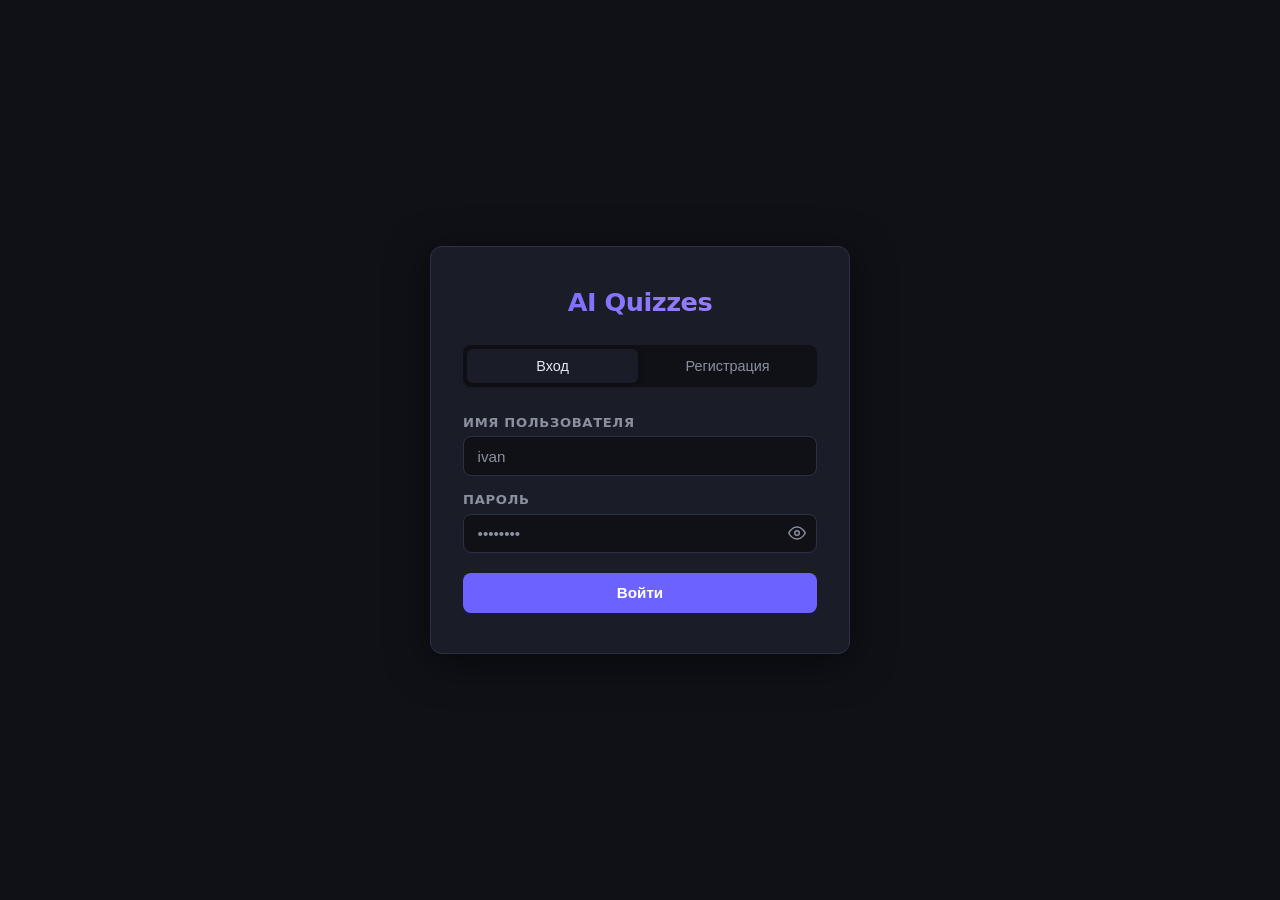
<file: internal/static/web/index.html>
<!DOCTYPE html>
<html lang="ru">
<head>
  <meta charset="UTF-8" />
  <meta name="viewport" content="width=device-width, initial-scale=1.0" />
  <title>AI Quizzes</title>
  <link rel="stylesheet" href="style.css" />
</head>
<body class="app-body">

  <div class="app-shell">

    <!-- Top bar -->
    <header class="topbar">
      <span class="topbar-logo">AI Quizzes</span>
      <div class="topbar-right">
        <span class="role-badge" id="role-badge"></span>
        <span class="topbar-username" id="topbar-username"></span>
        <button class="btn-ghost" id="logout-btn">Выйти</button>
      </div>
    </header>

    <div class="app-layout">

      <!-- Sidebar -->
      <nav class="sidebar" id="sidebar"></nav>

      <!-- Main -->
      <main class="main-content" id="main"></main>

    </div>
  </div>

  <!-- Quiz-taking overlay (full screen) -->
  <div class="overlay hidden" id="quiz-overlay">
    <div class="overlay-inner" id="quiz-container"></div>
  </div>

  <!-- Result modal -->
  <div class="modal-backdrop hidden" id="modal-backdrop">
    <div class="modal-box" id="modal-box"></div>
  </div>

  <!-- Assign modal -->
  <div class="modal-backdrop hidden" id="assign-backdrop">
    <div class="modal-box" id="assign-box"></div>
  </div>

  <script src="app.js"></script>
</body>
</html>
</file>
<file: internal/static/web/style.css>
/* ── Reset & base ─────────────────────────────────────────── */
*, *::before, *::after { box-sizing: border-box; margin: 0; padding: 0; }

:root {
  --bg:        #0f1117;
  --surface:   #1a1d27;
  --border:    #2c3044;
  --accent:    #6c63ff;
  --accent-h:  #5a52e0;
  --danger:    #e05252;
  --success:   #4caf7d;
  --text:      #e8eaf0;
  --muted:     #8b90a0;
  --radius:    12px;
  --transition: 0.18s ease;
}

body {
  min-height: 100vh;
  display: flex;
  align-items: center;
  justify-content: center;
  background: var(--bg);
  font-family: 'Segoe UI', system-ui, -apple-system, sans-serif;
  color: var(--text);
  padding: 1rem;
}

/* ── Auth card ────────────────────────────────────────────── */
.auth-card {
  width: 100%;
  max-width: 420px;
  background: var(--surface);
  border: 1px solid var(--border);
  border-radius: var(--radius);
  padding: 2.5rem 2rem;
  box-shadow: 0 8px 40px rgba(0, 0, 0, 0.5);
}

.logo {
  text-align: center;
  font-size: 1.6rem;
  font-weight: 700;
  letter-spacing: -0.5px;
  margin-bottom: 1.75rem;
  background: linear-gradient(135deg, #6c63ff, #a78bfa);
  -webkit-background-clip: text;
  -webkit-text-fill-color: transparent;
  background-clip: text;
}

/* ── Tabs ─────────────────────────────────────────────────── */
.tabs {
  display: flex;
  background: var(--bg);
  border-radius: 8px;
  padding: 4px;
  margin-bottom: 1.75rem;
  gap: 4px;
}

.tab {
  flex: 1;
  padding: 0.55rem 0;
  border: none;
  border-radius: 6px;
  background: transparent;
  color: var(--muted);
  font-size: 0.9rem;
  font-weight: 500;
  cursor: pointer;
  transition: background var(--transition), color var(--transition);
}

.tab:hover { color: var(--text); }

.tab.active {
  background: var(--surface);
  color: var(--text);
  box-shadow: 0 1px 6px rgba(0, 0, 0, 0.35);
}

/* ── Panels ───────────────────────────────────────────────── */
.panel { animation: fadeIn 0.2s ease; }
.panel.hidden { display: none; }

@keyframes fadeIn {
  from { opacity: 0; transform: translateY(6px); }
  to   { opacity: 1; transform: translateY(0); }
}

/* ── Form fields ──────────────────────────────────────────── */
.field {
  display: flex;
  flex-direction: column;
  gap: 0.4rem;
  margin-bottom: 1rem;
}

.field label {
  font-size: 0.82rem;
  font-weight: 600;
  color: var(--muted);
  text-transform: uppercase;
  letter-spacing: 0.05em;
}

.field input,
.field select {
  width: 100%;
  padding: 0.65rem 0.85rem;
  background: var(--bg);
  border: 1px solid var(--border);
  border-radius: 8px;
  color: var(--text);
  font-size: 0.95rem;
  outline: none;
  transition: border-color var(--transition), box-shadow var(--transition);
  -webkit-appearance: none;
  appearance: none;
}

.field input:focus,
.field select:focus {
  border-color: var(--accent);
  box-shadow: 0 0 0 3px rgba(108, 99, 255, 0.2);
}

.field input::placeholder { color: var(--muted); opacity: 1; }

.field input.invalid { border-color: var(--danger); }

/* password wrapper */
.input-wrap {
  position: relative;
}

.input-wrap input {
  padding-right: 2.6rem;
}

.toggle-pw {
  position: absolute;
  right: 0.7rem;
  top: 50%;
  transform: translateY(-50%);
  background: none;
  border: none;
  color: var(--muted);
  cursor: pointer;
  display: flex;
  align-items: center;
  padding: 0;
  transition: color var(--transition);
}

.toggle-pw:hover { color: var(--text); }

.toggle-pw .eye { width: 18px; height: 18px; }

/* select arrow */
.select-wrap {
  position: relative;
}

.select-wrap::after {
  content: '';
  position: absolute;
  right: 0.9rem;
  top: 50%;
  transform: translateY(-50%);
  width: 0;
  height: 0;
  border-left: 5px solid transparent;
  border-right: 5px solid transparent;
  border-top: 5px solid var(--muted);
  pointer-events: none;
}

.select-wrap select { padding-right: 2.4rem; cursor: pointer; }

/* ── Feedback messages ────────────────────────────────────── */
.error-msg {
  font-size: 0.85rem;
  color: var(--danger);
  background: rgba(224, 82, 82, 0.1);
  border: 1px solid rgba(224, 82, 82, 0.3);
  border-radius: 6px;
  padding: 0.55rem 0.75rem;
  margin-bottom: 0.85rem;
}

.success-msg {
  font-size: 0.85rem;
  color: var(--success);
  background: rgba(76, 175, 125, 0.1);
  border: 1px solid rgba(76, 175, 125, 0.3);
  border-radius: 6px;
  padding: 0.55rem 0.75rem;
  margin-bottom: 0.85rem;
}

/* ── Primary button ───────────────────────────────────────── */
.btn-primary {
  width: 100%;
  padding: 0.7rem;
  margin-top: 0.25rem;
  background: var(--accent);
  color: #fff;
  border: none;
  border-radius: 8px;
  font-size: 0.95rem;
  font-weight: 600;
  cursor: pointer;
  transition: background var(--transition), opacity var(--transition);
}

.btn-primary:hover:not(:disabled) { background: var(--accent-h); }

.btn-primary:disabled {
  opacity: 0.55;
  cursor: not-allowed;
}

/* ── Loading spinner inside button ───────────────────────── */
.btn-primary.loading {
  display: flex;
  align-items: center;
  justify-content: center;
  gap: 0.5rem;
}

.btn-primary.loading::before {
  content: '';
  width: 16px;
  height: 16px;
  border: 2px solid rgba(255,255,255,0.4);
  border-top-color: #fff;
  border-radius: 50%;
  animation: spin 0.7s linear infinite;
}

@keyframes spin {
  to { transform: rotate(360deg); }
}

/* ═══════════════════════════════════════════════════════════
   APP (DASHBOARD) LAYOUT
   ═══════════════════════════════════════════════════════════ */

/* Override auth-page body centering */
body.app-body {
  display: block;
  padding: 0;
  overflow: hidden;
  height: 100vh;
}

/* ── Shell ────────────────────────────────────────────────── */
.app-shell {
  display: flex;
  flex-direction: column;
  height: 100vh;
  overflow: hidden;
}

/* ── Top bar ──────────────────────────────────────────────── */
.topbar {
  display: flex;
  align-items: center;
  justify-content: space-between;
  padding: 0 1.5rem;
  height: 56px;
  flex-shrink: 0;
  background: var(--surface);
  border-bottom: 1px solid var(--border);
}

.topbar-logo {
  font-size: 1.1rem;
  font-weight: 700;
  background: linear-gradient(135deg, #6c63ff, #a78bfa);
  -webkit-background-clip: text;
  -webkit-text-fill-color: transparent;
  background-clip: text;
}

.topbar-right {
  display: flex;
  align-items: center;
  gap: 0.75rem;
}

.topbar-username {
  font-size: 0.9rem;
  color: var(--text);
}

.role-badge {
  font-size: 0.72rem;
  font-weight: 600;
  text-transform: uppercase;
  letter-spacing: 0.05em;
  padding: 0.2rem 0.55rem;
  border-radius: 99px;
  background: rgba(108, 99, 255, 0.15);
  color: var(--accent);
  border: 1px solid rgba(108, 99, 255, 0.3);
}

.btn-ghost {
  background: none;
  border: 1px solid var(--border);
  border-radius: 7px;
  color: var(--muted);
  font-size: 0.85rem;
  padding: 0.35rem 0.75rem;
  cursor: pointer;
  transition: border-color var(--transition), color var(--transition);
}

.btn-ghost:hover {
  border-color: var(--accent);
  color: var(--text);
}

/* ── App layout ───────────────────────────────────────────── */
.app-layout {
  display: flex;
  flex: 1;
  overflow: hidden;
}

/* ── Sidebar ──────────────────────────────────────────────── */
.sidebar {
  width: 220px;
  flex-shrink: 0;
  background: var(--surface);
  border-right: 1px solid var(--border);
  padding: 1rem 0.75rem;
  display: flex;
  flex-direction: column;
  gap: 0.25rem;
  overflow-y: auto;
}

.nav-item {
  display: flex;
  align-items: center;
  gap: 0.65rem;
  width: 100%;
  padding: 0.6rem 0.85rem;
  border: none;
  border-radius: 8px;
  background: none;
  color: var(--muted);
  font-size: 0.9rem;
  font-weight: 500;
  cursor: pointer;
  text-align: left;
  transition: background var(--transition), color var(--transition);
}

.nav-item:hover { background: rgba(255,255,255,0.05); color: var(--text); }

.nav-item.active {
  background: rgba(108, 99, 255, 0.15);
  color: var(--accent);
}

.nav-item svg { flex-shrink: 0; }

/* ── Main content ─────────────────────────────────────────── */
.main-content {
  flex: 1;
  overflow-y: auto;
  padding: 2rem;
  background: var(--bg);
}

/* ── Page header ──────────────────────────────────────────── */
.page-header {
  display: flex;
  align-items: center;
  gap: 0.75rem;
  margin-bottom: 1.5rem;
}

.page-header h2 {
  font-size: 1.35rem;
  font-weight: 700;
}

.count-badge {
  font-size: 0.8rem;
  font-weight: 600;
  padding: 0.2rem 0.6rem;
  border-radius: 99px;
  background: var(--border);
  color: var(--muted);
}

/* ── Loading states ───────────────────────────────────────── */
.page-loading {
  display: flex;
  justify-content: center;
  padding: 4rem 0;
}

.spinner {
  width: 36px;
  height: 36px;
  border: 3px solid var(--border);
  border-top-color: var(--accent);
  border-radius: 50%;
  animation: spin 0.7s linear infinite;
}

/* ── Empty / error states ─────────────────────────────────── */
.empty-state {
  text-align: center;
  padding: 4rem 2rem;
  color: var(--muted);
}

.empty-state p { margin-bottom: 1.25rem; }

.empty-state .btn-primary {
  width: auto;
  display: inline-flex;
  padding: 0.6rem 1.5rem;
}

.error-state {
  padding: 1.5rem;
  border-radius: 8px;
  background: rgba(224, 82, 82, 0.1);
  border: 1px solid rgba(224, 82, 82, 0.3);
  color: var(--danger);
}

/* ── Quiz list & cards ────────────────────────────────────── */
.quiz-list {
  display: flex;
  flex-direction: column;
  gap: 1rem;
  max-width: 780px;
}

.quiz-card {
  background: var(--surface);
  border: 1px solid var(--border);
  border-radius: var(--radius);
  padding: 1.25rem 1.5rem;
  transition: border-color var(--transition);
}

.quiz-card:hover { border-color: rgba(108, 99, 255, 0.4); }

.quiz-card-done { opacity: 0.75; }

.quiz-card-header {
  display: flex;
  align-items: center;
  justify-content: space-between;
  gap: 1rem;
}

.quiz-card-info h3 {
  font-size: 1rem;
  font-weight: 600;
  margin-bottom: 0.2rem;
}

.quiz-meta {
  font-size: 0.8rem;
  color: var(--muted);
}

.status-badge {
  font-size: 0.78rem;
  font-weight: 600;
  padding: 0.25rem 0.7rem;
  border-radius: 99px;
  white-space: nowrap;
}

.status-done {
  background: rgba(76, 175, 125, 0.15);
  color: var(--success);
  border: 1px solid rgba(76, 175, 125, 0.3);
}

.btn-sm {
  width: auto;
  margin-top: 0;
  padding: 0.4rem 1rem;
  font-size: 0.85rem;
}

/* ── Quiz accordion (mentor) ──────────────────────────────── */
.quiz-accordion {
  margin-top: 1rem;
  border-top: 1px solid var(--border);
  padding-top: 0.75rem;
}

.quiz-accordion summary {
  font-size: 0.85rem;
  color: var(--muted);
  cursor: pointer;
  user-select: none;
  list-style: none;
  display: flex;
  align-items: center;
  gap: 0.4rem;
}

.quiz-accordion summary::-webkit-details-marker { display: none; }

.quiz-accordion summary::before {
  content: '▶';
  font-size: 0.65rem;
  transition: transform 0.15s;
}

.quiz-accordion[open] summary::before { transform: rotate(90deg); }

.accordion-body {
  margin-top: 0.75rem;
  display: flex;
  flex-direction: column;
  gap: 1rem;
}

.question-view { }

.question-view-text {
  font-weight: 500;
  margin-bottom: 0.5rem;
  line-height: 1.45;
}

.options-view {
  list-style: none;
  display: flex;
  flex-direction: column;
  gap: 0.3rem;
  padding-left: 0.5rem;
}

.opt-normal { color: var(--muted); font-size: 0.88rem; }

.opt-correct {
  color: var(--success);
  font-size: 0.88rem;
  font-weight: 600;
  display: flex;
  align-items: center;
  gap: 0.4rem;
}

.checkmark {
  font-size: 0.85rem;
}

/* ── Quiz taking overlay ──────────────────────────────────── */
.overlay {
  position: fixed;
  inset: 0;
  z-index: 100;
  background: var(--bg);
  overflow-y: auto;
}

.overlay.hidden { display: none; }

.overlay-inner {
  max-width: 700px;
  margin: 0 auto;
  padding: 2rem;
}

.overlay-header {
  display: flex;
  align-items: center;
  gap: 1rem;
  margin-bottom: 2rem;
  flex-wrap: wrap;
}

.overlay-title {
  font-size: 1.25rem;
  font-weight: 700;
}

.quiz-form {
  display: flex;
  flex-direction: column;
  gap: 1.5rem;
}

.quiz-question {
  background: var(--surface);
  border: 1px solid var(--border);
  border-radius: var(--radius);
  padding: 1.25rem 1.5rem;
}

.options-group {
  display: flex;
  flex-direction: column;
  gap: 0.5rem;
  margin-top: 0.75rem;
}

.option-label {
  display: flex;
  align-items: center;
  gap: 0.75rem;
  padding: 0.55rem 0.75rem;
  border-radius: 8px;
  cursor: pointer;
  border: 1px solid transparent;
  transition: background var(--transition), border-color var(--transition);
  font-size: 0.9rem;
}

.option-label:hover { background: rgba(255,255,255,0.04); border-color: var(--border); }

.option-label:has(input:checked) {
  background: rgba(108, 99, 255, 0.12);
  border-color: rgba(108, 99, 255, 0.4);
}

.option-label input[type="radio"] { accent-color: var(--accent); }

.quiz-submit-row {
  display: flex;
  justify-content: flex-end;
}

.quiz-submit-row .btn-primary {
  width: auto;
  padding: 0.65rem 2rem;
  margin-top: 0;
}

/* ── Result modal ─────────────────────────────────────────── */
.modal-backdrop {
  position: fixed;
  inset: 0;
  z-index: 200;
  background: rgba(0, 0, 0, 0.7);
  display: flex;
  align-items: center;
  justify-content: center;
  padding: 1rem;
}

.modal-backdrop.hidden { display: none; }

.modal-box {
  background: var(--surface);
  border: 1px solid var(--border);
  border-radius: var(--radius);
  padding: 2rem 2rem 1.75rem;
  max-width: 520px;
  width: 100%;
  max-height: 90vh;
  overflow-y: auto;
}

.modal-title {
  font-size: 1.2rem;
  font-weight: 700;
  margin-bottom: 1.5rem;
  text-align: center;
}

.score-circle {
  width: 100px;
  height: 100px;
  border-radius: 50%;
  display: flex;
  align-items: center;
  justify-content: center;
  font-size: 1.6rem;
  font-weight: 800;
  margin: 0 auto 0.75rem;
  border: 4px solid;
}

.score-good  { color: var(--success); border-color: var(--success); background: rgba(76,175,125,0.1); }
.score-mid   { color: #e0a030;        border-color: #e0a030;        background: rgba(224,160,48,0.1); }
.score-bad   { color: var(--danger);  border-color: var(--danger);  background: rgba(224,82,82,0.1);  }

.score-label {
  text-align: center;
  color: var(--muted);
  font-size: 0.9rem;
  margin-bottom: 1.5rem;
}

.result-list {
  display: flex;
  flex-direction: column;
  gap: 0.5rem;
  margin-bottom: 1.5rem;
}

.result-row {
  display: flex;
  align-items: flex-start;
  gap: 0.6rem;
  font-size: 0.9rem;
  padding: 0.5rem 0.75rem;
  border-radius: 7px;
}

.result-ok   { background: rgba(76,175,125,0.08); color: var(--text); }
.result-fail { background: rgba(224,82,82,0.08);  color: var(--muted); }

.result-icon { font-weight: 700; flex-shrink: 0; }
.result-ok   .result-icon { color: var(--success); }
.result-fail .result-icon { color: var(--danger); }

.modal-box .btn-primary { margin-top: 0; }

/* ── Results page ─────────────────────────────────────────── */
.score-pill {
  font-size: 1rem;
  font-weight: 700;
  padding: 0.3rem 0.75rem;
  border-radius: 8px;
}

.result-summary {
  margin-top: 0.65rem;
  display: flex;
  gap: 1rem;
  font-size: 0.82rem;
}

.summary-ok   { color: var(--success); }
.summary-fail { color: var(--danger);  }

/* ── Create quiz form ─────────────────────────────────────── */
.create-form {
  max-width: 640px;
  margin-top: 1rem;
  display: flex;
  flex-direction: column;
  gap: 1rem;
}

.create-form .btn-primary {
  width: auto;
  align-self: flex-start;
  padding: 0.65rem 1.75rem;
  margin-top: 0;
}

.btn-outline {
  background: none;
  border: 1px dashed var(--border);
  border-radius: 8px;
  color: var(--muted);
  font-size: 0.88rem;
  padding: 0.55rem 1rem;
  cursor: pointer;
  transition: border-color var(--transition), color var(--transition);
  align-self: flex-start;
}

.btn-outline:hover { border-color: var(--accent); color: var(--accent); }

/* ── Question builder ─────────────────────────────────────── */
.question-builder {
  background: var(--surface);
  border: 1px solid var(--border);
  border-radius: var(--radius);
  padding: 1.25rem 1.5rem;
  display: flex;
  flex-direction: column;
  gap: 0.75rem;
}

.qb-header {
  display: flex;
  align-items: center;
  justify-content: space-between;
}

.qb-label {
  font-size: 0.82rem;
  font-weight: 700;
  text-transform: uppercase;
  letter-spacing: 0.06em;
  color: var(--accent);
}

.btn-danger-ghost {
  background: none;
  border: none;
  color: var(--danger);
  font-size: 0.82rem;
  cursor: pointer;
  opacity: 0.7;
  transition: opacity var(--transition);
}

.btn-danger-ghost:hover { opacity: 1; }

.options-builder {
  display: flex;
  flex-direction: column;
  gap: 0.5rem;
}

.option-row {
  display: flex;
  align-items: center;
  gap: 0.65rem;
}

.option-row input[type="radio"] { accent-color: var(--accent); flex-shrink: 0; }

.option-row input[type="text"] {
  flex: 1;
  padding: 0.5rem 0.75rem;
  background: var(--bg);
  border: 1px solid var(--border);
  border-radius: 7px;
  color: var(--text);
  font-size: 0.9rem;
  outline: none;
  transition: border-color var(--transition);
}

.option-row input[type="text"]:focus { border-color: var(--accent); }

.hint-inline { color: var(--muted); font-weight: 400; font-size: 0.8em; }

/* ── Generated quiz preview ───────────────────────────────── */
#ai-result {
  max-width: 640px;
  margin-top: 1.5rem;
}

.generated-quiz {
  background: var(--surface);
  border: 1px solid rgba(108, 99, 255, 0.35);
  border-radius: var(--radius);
  padding: 1.5rem;
}

.generated-quiz-header {
  display: flex;
  align-items: flex-start;
  justify-content: space-between;
  gap: 1rem;
  margin-bottom: 1.25rem;
  padding-bottom: 1rem;
  border-bottom: 1px solid var(--border);
}

.generated-quiz-header h3 {
  font-size: 1.05rem;
  font-weight: 600;
  margin-bottom: 0.2rem;
}

.generated-questions {
  display: flex;
  flex-direction: column;
  gap: 1.25rem;
}

/* ── Assign modal ─────────────────────────────────────────── */
.assign-quiz-name {
  font-size: 0.95rem;
  font-weight: 600;
  color: var(--muted);
  margin-bottom: 1rem;
  padding: 0.6rem 0.85rem;
  background: var(--bg);
  border-radius: 7px;
  border: 1px solid var(--border);
}

.assign-hint {
  font-size: 0.85rem;
  color: var(--muted);
  margin-bottom: 0.75rem;
}

.assign-empty {
  font-size: 0.9rem;
  color: var(--muted);
  text-align: center;
  padding: 1.5rem 0;
}

.student-list {
  display: flex;
  flex-direction: column;
  gap: 0.35rem;
  max-height: 280px;
  overflow-y: auto;
  margin-bottom: 1rem;
  padding-right: 0.25rem;
}

.student-row {
  display: flex;
  align-items: center;
  gap: 0.75rem;
  padding: 0.55rem 0.75rem;
  border-radius: 8px;
  border: 1px solid transparent;
  cursor: pointer;
  transition: background var(--transition), border-color var(--transition);
}

.student-row:hover { background: rgba(255,255,255,0.04); }

.student-row:has(.student-cb:checked) {
  background: rgba(108, 99, 255, 0.1);
  border-color: rgba(108, 99, 255, 0.35);
}

.student-cb { accent-color: var(--accent); width: 16px; height: 16px; flex-shrink: 0; }

.student-name { flex: 1; font-size: 0.9rem; font-weight: 500; }

.student-id { font-size: 0.78rem; color: var(--muted); }

.assign-actions {
  display: flex;
  justify-content: flex-end;
  gap: 0.75rem;
  margin-top: 0.25rem;
}

/* ── Mentor: quiz attempts panel ──────────────────────────── */
.quiz-attempts-panel {
  border-top: 1px solid var(--border);
  margin-top: 0.75rem;
  padding-top: 0.75rem;
}

.attempts-table {
  display: flex;
  flex-direction: column;
  gap: 0.35rem;
}

.attempts-header,
.attempts-row {
  display: grid;
  grid-template-columns: 1fr auto auto auto;
  gap: 1rem;
  align-items: center;
  padding: 0.4rem 0.5rem;
  border-radius: 6px;
  font-size: 0.85rem;
}

.attempts-header {
  color: var(--muted);
  font-size: 0.75rem;
  font-weight: 600;
  text-transform: uppercase;
  letter-spacing: 0.05em;
}

.attempts-row {
  background: rgba(255,255,255,0.03);
}

.attempts-row:hover {
  background: rgba(255,255,255,0.06);
}
</file>
